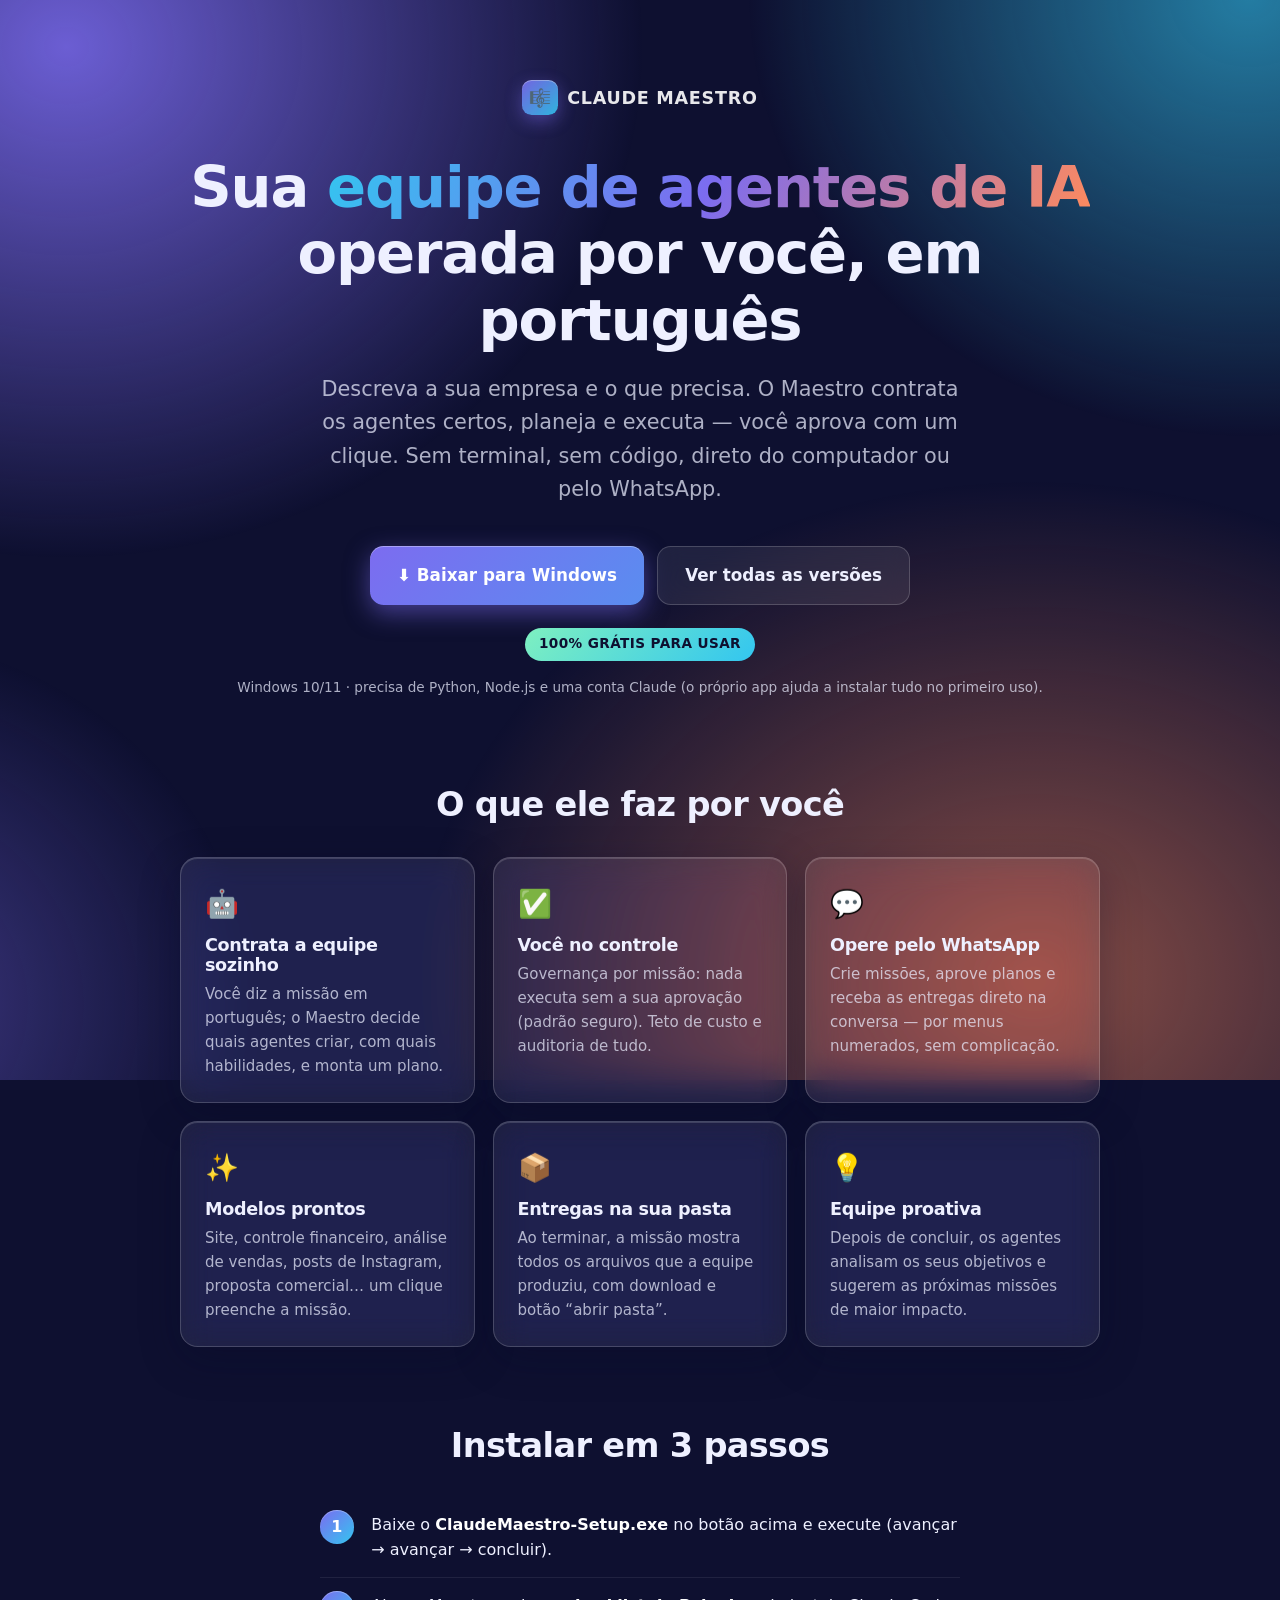
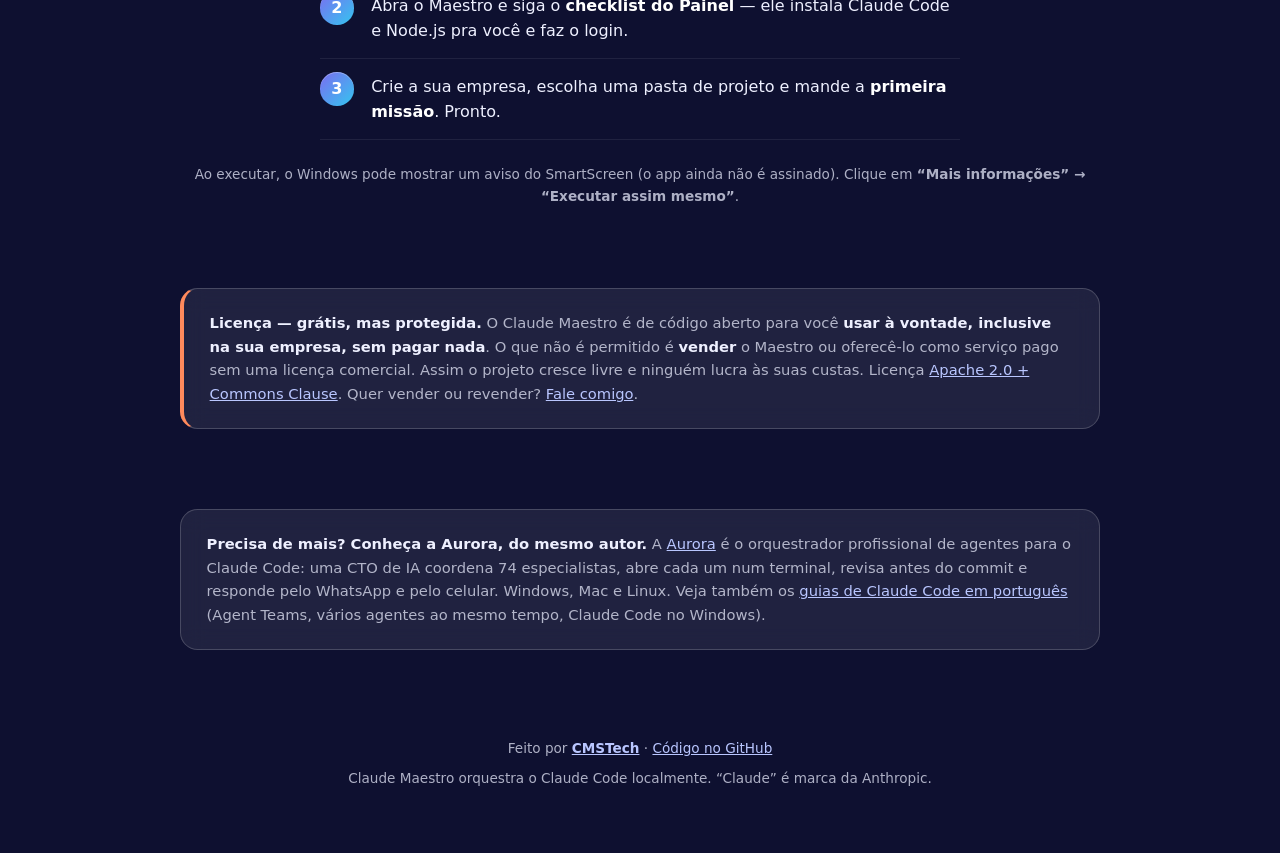
<file: docs/index.html>
﻿<!DOCTYPE html>
<html lang="pt-BR">
<head>
<meta charset="utf-8">
<meta name="viewport" content="width=device-width, initial-scale=1">
<title>Claude Maestro — sua equipe de agentes de IA, em português</title>
<meta name="description" content="Transforme o Claude Code numa equipe de agentes operada por um gestor — sem terminal, pelo WhatsApp. Grátis para usar.">
<style>
  :root{
    --palco:#0e1030; --violeta:#7c6cf0; --ciano:#33c6f0; --coral:#ff8a5c;
    --vidro:rgba(255,255,255,.08); --vidro-borda:rgba(255,255,255,.18);
    --tinta:#eef0ff; --tinta-suave:rgba(235,238,255,.72);
  }
  *{box-sizing:border-box;margin:0;padding:0}
  html{scroll-behavior:smooth}
  body{
    font-family:"Segoe UI",system-ui,-apple-system,sans-serif;
    background:var(--palco); color:var(--tinta); line-height:1.6;
    min-height:100vh; overflow-x:hidden;
  }
  body::before{
    content:"";position:fixed;inset:-20%;z-index:-1;pointer-events:none;
    background:
      radial-gradient(46% 58% at 18% 18%,rgba(124,108,240,.85),transparent 70%),
      radial-gradient(40% 50% at 84% 14%,rgba(51,198,240,.6),transparent 70%),
      radial-gradient(48% 55% at 72% 92%,rgba(255,138,92,.5),transparent 72%),
      radial-gradient(32% 42% at 6% 94%,rgba(124,108,240,.45),transparent 70%);
    animation:drift 36s ease-in-out infinite alternate;
  }
  @keyframes drift{from{transform:translate3d(-2%,-1%,0) scale(1)}to{transform:translate3d(2%,3%,0) scale(1.06)}}
  @media (prefers-reduced-motion:reduce){body::before{animation:none}}
  .wrap{max-width:960px;margin:0 auto;padding:0 1.25rem}
  h1,h2,h3{font-weight:800;letter-spacing:-.02em;line-height:1.15}

  /* topo */
  header{text-align:center;padding:5rem 0 3rem}
  .logo{display:inline-flex;align-items:center;gap:.6rem;font-weight:800;font-size:1.1rem;
    letter-spacing:.04em;color:#fff;margin-bottom:2.5rem;opacity:.9}
  .logo .mark{width:2.2rem;height:2.2rem;border-radius:.6rem;
    background:linear-gradient(135deg,var(--violeta),var(--ciano));
    display:grid;place-items:center;font-size:1.1rem;
    box-shadow:0 6px 18px rgba(124,108,240,.5),inset 0 1px 0 rgba(255,255,255,.4)}
  h1{font-size:clamp(2.2rem,6vw,3.6rem)}
  h1 .grad{background:linear-gradient(120deg,var(--ciano),var(--violeta),var(--coral));
    -webkit-background-clip:text;background-clip:text;-webkit-text-fill-color:transparent}
  .sub{font-size:clamp(1.05rem,2.4vw,1.3rem);color:var(--tinta-suave);
    max-width:640px;margin:1.2rem auto 0}

  /* botão download */
  .cta{margin-top:2.5rem;display:flex;gap:.8rem;justify-content:center;flex-wrap:wrap}
  .btn{display:inline-flex;align-items:center;gap:.6rem;padding:.95rem 1.7rem;
    border-radius:.85rem;font-weight:700;font-size:1.05rem;text-decoration:none;
    transition:transform .15s ease,box-shadow .15s ease;border:0;cursor:pointer}
  .btn-primary{color:#fff;background:linear-gradient(135deg,var(--violeta),#5a8df0);
    box-shadow:0 8px 24px rgba(124,108,240,.5),inset 0 1px 0 rgba(255,255,255,.35)}
  .btn-primary:hover{transform:translateY(-2px);box-shadow:0 12px 30px rgba(124,108,240,.65)}
  .btn-ghost{color:var(--tinta);background:var(--vidro);border:1px solid var(--vidro-borda);
    -webkit-backdrop-filter:blur(12px);backdrop-filter:blur(12px)}
  .btn-ghost:hover{transform:translateY(-2px);background:rgba(255,255,255,.14)}
  .freetag{display:inline-block;margin-top:1.4rem;padding:.35rem .9rem;border-radius:10rem;
    font-size:.85rem;font-weight:700;letter-spacing:.03em;color:#0e1030;
    background:linear-gradient(135deg,#7ef0c0,#33c6f0)}
  .meta{margin-top:1rem;font-size:.85rem;color:var(--tinta-suave)}

  /* cards de vidro */
  section{padding:2.5rem 0}
  h2{font-size:clamp(1.5rem,4vw,2.1rem);text-align:center;margin-bottom:2rem}
  .grid{display:grid;grid-template-columns:repeat(auto-fit,minmax(240px,1fr));gap:1.1rem}
  .card{background:var(--vidro);border:1px solid var(--vidro-borda);border-radius:1.1rem;
    padding:1.5rem;-webkit-backdrop-filter:blur(16px) saturate(150%);
    backdrop-filter:blur(16px) saturate(150%);
    box-shadow:0 12px 40px rgba(8,10,40,.3),inset 0 1px 0 rgba(255,255,255,.15)}
  .card .ico{font-size:1.7rem;margin-bottom:.6rem;display:block}
  .card h3{font-size:1.1rem;margin-bottom:.4rem}
  .card p{font-size:.94rem;color:var(--tinta-suave)}

  /* passos */
  ol.steps{max-width:640px;margin:0 auto;list-style:none;counter-reset:s}
  ol.steps li{counter-increment:s;position:relative;padding:.9rem 0 .9rem 3.2rem;
    border-bottom:1px solid rgba(255,255,255,.08)}
  ol.steps li::before{content:counter(s);position:absolute;left:0;top:.8rem;
    width:2.1rem;height:2.1rem;border-radius:50%;display:grid;place-items:center;
    font-weight:800;color:#fff;background:linear-gradient(135deg,var(--violeta),var(--ciano));
    box-shadow:inset 0 1px 0 rgba(255,255,255,.3)}
  ol.steps b{color:#fff}

  .note{background:var(--vidro);border:1px solid var(--vidro-borda);border-radius:1.1rem;
    padding:1.4rem 1.6rem;font-size:.92rem;color:var(--tinta-suave);
    -webkit-backdrop-filter:blur(12px);backdrop-filter:blur(12px)}
  .note b{color:var(--tinta)}
  .warn{border-left:.3rem solid var(--coral)}

  footer{text-align:center;padding:3rem 0 4rem;color:var(--tinta-suave);font-size:.85rem}
  footer a{color:#b9c6ff}
  a.inline{color:#b9c6ff}
  @supports not ((backdrop-filter:blur(1px)) or (-webkit-backdrop-filter:blur(1px))){
    .card,.note,.btn-ghost{background:rgba(30,32,64,.9)}
  }
</style>
</head>
<body>
<div class="wrap">

  <header>
    <div class="logo"><span class="mark">🎼</span> CLAUDE MAESTRO</div>
    <h1>Sua <span class="grad">equipe de agentes de IA</span><br>operada por você, em português</h1>
    <p class="sub">Descreva a sua empresa e o que precisa. O Maestro contrata os agentes certos,
      planeja e executa — você aprova com um clique. Sem terminal, sem código, direto do computador
      ou pelo WhatsApp.</p>

    <div class="cta">
      <a class="btn btn-primary" href="https://github.com/CarlosMagnoSTavares/claude-maestro/releases/latest/download/ClaudeMaestro-Setup.exe">
        ⬇ Baixar para Windows</a>
      <a class="btn btn-ghost" href="https://github.com/CarlosMagnoSTavares/claude-maestro/releases/latest">
        Ver todas as versões</a>
    </div>
    <div><span class="freetag">100% GRÁTIS PARA USAR</span></div>
    <p class="meta">Windows 10/11 · precisa de Python, Node.js e uma conta Claude
      (o próprio app ajuda a instalar tudo no primeiro uso).</p>
  </header>

  <section>
    <h2>O que ele faz por você</h2>
    <div class="grid">
      <div class="card"><span class="ico">🤖</span><h3>Contrata a equipe sozinho</h3>
        <p>Você diz a missão em português; o Maestro decide quais agentes criar, com quais
          habilidades, e monta um plano.</p></div>
      <div class="card"><span class="ico">✅</span><h3>Você no controle</h3>
        <p>Governança por missão: nada executa sem a sua aprovação (padrão seguro). Teto de
          custo e auditoria de tudo.</p></div>
      <div class="card"><span class="ico">💬</span><h3>Opere pelo WhatsApp</h3>
        <p>Crie missões, aprove planos e receba as entregas direto na conversa — por menus
          numerados, sem complicação.</p></div>
      <div class="card"><span class="ico">✨</span><h3>Modelos prontos</h3>
        <p>Site, controle financeiro, análise de vendas, posts de Instagram, proposta comercial…
          um clique preenche a missão.</p></div>
      <div class="card"><span class="ico">📦</span><h3>Entregas na sua pasta</h3>
        <p>Ao terminar, a missão mostra todos os arquivos que a equipe produziu, com download e
          botão “abrir pasta”.</p></div>
      <div class="card"><span class="ico">💡</span><h3>Equipe proativa</h3>
        <p>Depois de concluir, os agentes analisam os seus objetivos e sugerem as próximas
          missões de maior impacto.</p></div>
    </div>
  </section>

  <section>
    <h2>Instalar em 3 passos</h2>
    <ol class="steps">
      <li>Baixe o <b>ClaudeMaestro-Setup.exe</b> no botão acima e execute
        (avançar → avançar → concluir).</li>
      <li>Abra o Maestro e siga o <b>checklist do Painel</b> — ele instala Claude Code e
        Node.js pra você e faz o login.</li>
      <li>Crie a sua empresa, escolha uma pasta de projeto e mande a <b>primeira missão</b>.
        Pronto.</li>
    </ol>
    <p class="meta" style="text-align:center;margin-top:1.5rem">
      Ao executar, o Windows pode mostrar um aviso do SmartScreen (o app ainda não é assinado).
      Clique em <b>“Mais informações” → “Executar assim mesmo”</b>.</p>
  </section>

  <section>
    <div class="note warn">
      <b>Licença — grátis, mas protegida.</b> O Claude Maestro é de código aberto para você
      <b>usar à vontade, inclusive na sua empresa, sem pagar nada</b>. O que não é permitido é
      <b>vender</b> o Maestro ou oferecê-lo como serviço pago sem uma licença comercial.
      Assim o projeto cresce livre e ninguém lucra às suas custas.
      Licença <a class="inline" href="https://github.com/CarlosMagnoSTavares/claude-maestro/blob/main/LICENSE">Apache 2.0 + Commons Clause</a>.
      Quer vender ou revender? <a class="inline" href="mailto:carlosmagnosilvatavares@gmail.com">Fale comigo</a>.
    </div>
  </section>

  <section>
    <div class="note">
      <b>Precisa de mais? Conheça a Aurora, do mesmo autor.</b> A
      <a class="inline" href="https://cmsttech.com.br/">Aurora</a> é o orquestrador profissional de agentes para o
      Claude Code: uma CTO de IA coordena 74 especialistas, abre cada um num terminal, revisa antes do commit e
      responde pelo WhatsApp e pelo celular. Windows, Mac e Linux.
      Veja também os <a class="inline" href="https://cmsttech.com.br/guias/">guias de Claude Code em português</a>
      (Agent Teams, vários agentes ao mesmo tempo, Claude Code no Windows).
    </div>
  </section>

  <footer>
    <p>Feito por <a href="https://cmsttech.com.br/"><b>CMSTech</b></a> · <a href="https://github.com/CarlosMagnoSTavares/claude-maestro">Código no GitHub</a></p>
    <p style="margin-top:.5rem">Claude Maestro orquestra o Claude Code localmente. “Claude” é marca da Anthropic.</p>
  </footer>

</div>
</body>
</html>
</file>
